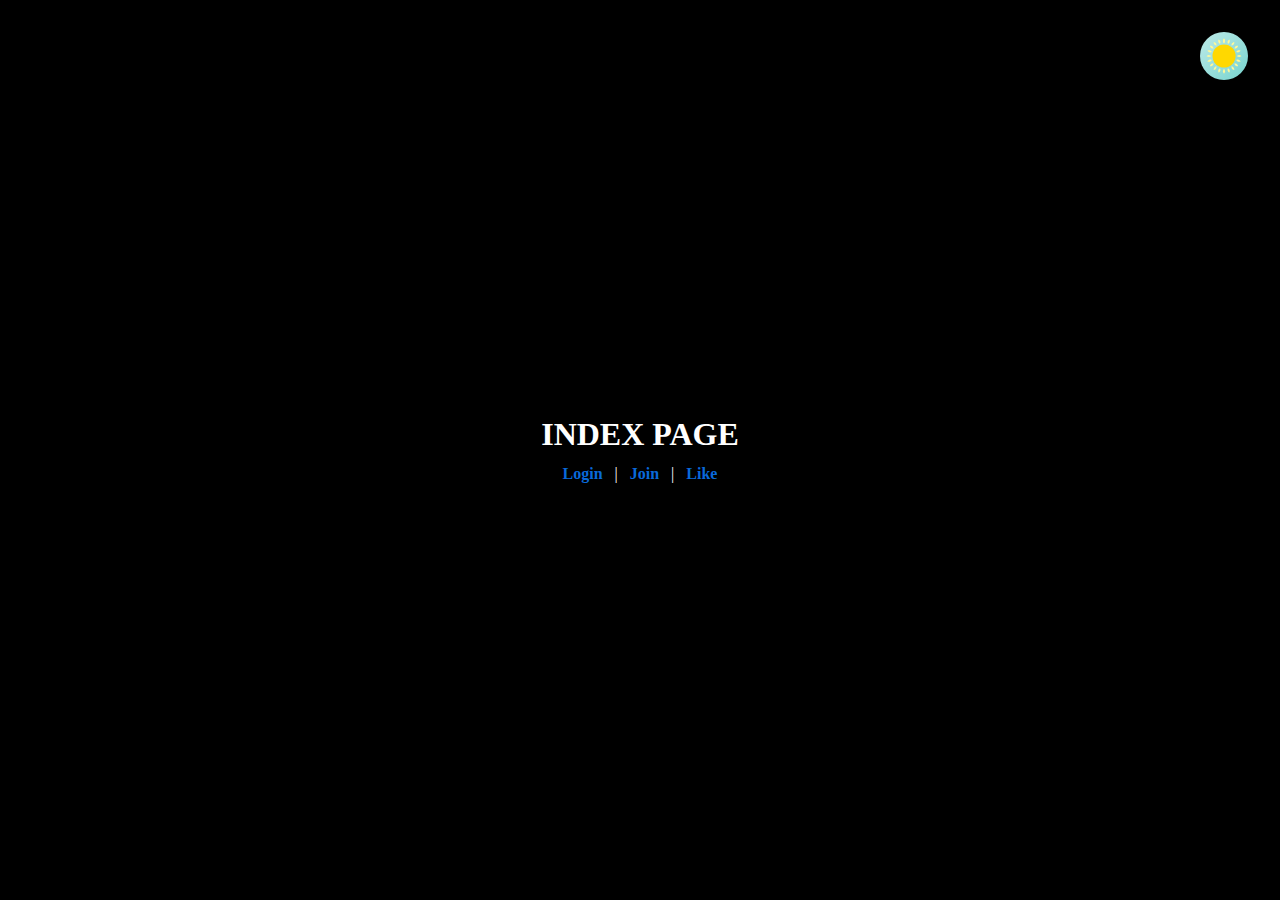
<file: templates/index.html>
<!DOCTYPE html>
<html lang="en">
  <head>
    <meta charset="UTF-8" />
    <meta http-equiv="X-UA-Compatible" content="IE=edge" />
    <meta name="viewport" content="width=device-width, initial-scale=1.0" />
    <title>INDEX | FLASK</title>
    <link rel="shortcut icon" href="../static/favicon.ico" type="image/x-icon">
    <link rel="stylesheet" href="../static/css/style.css" />
    <link rel="stylesheet" href="../static/css/index.css" />
  </head>
  <body class="dark-mode">
    <div class="container">
      <main>
        <h1>INDEX PAGE</h1>
        <a href="/login">Login</a>
        &nbsp;&nbsp;|&nbsp;&nbsp;
        <a href="/join">Join</a>
        &nbsp;&nbsp;|&nbsp;&nbsp;
        <a href="/likes">Like</a>
      </main>
      <div class="toggle-dark-container">
        <img
          src="../static/light.svg"
          id="toggle-dark-btn"
          alt="toggle dark button"
        />
      </div>
    </div>
    <script src="../static/js/index.js"></script>
  </body>
</html>
</file>
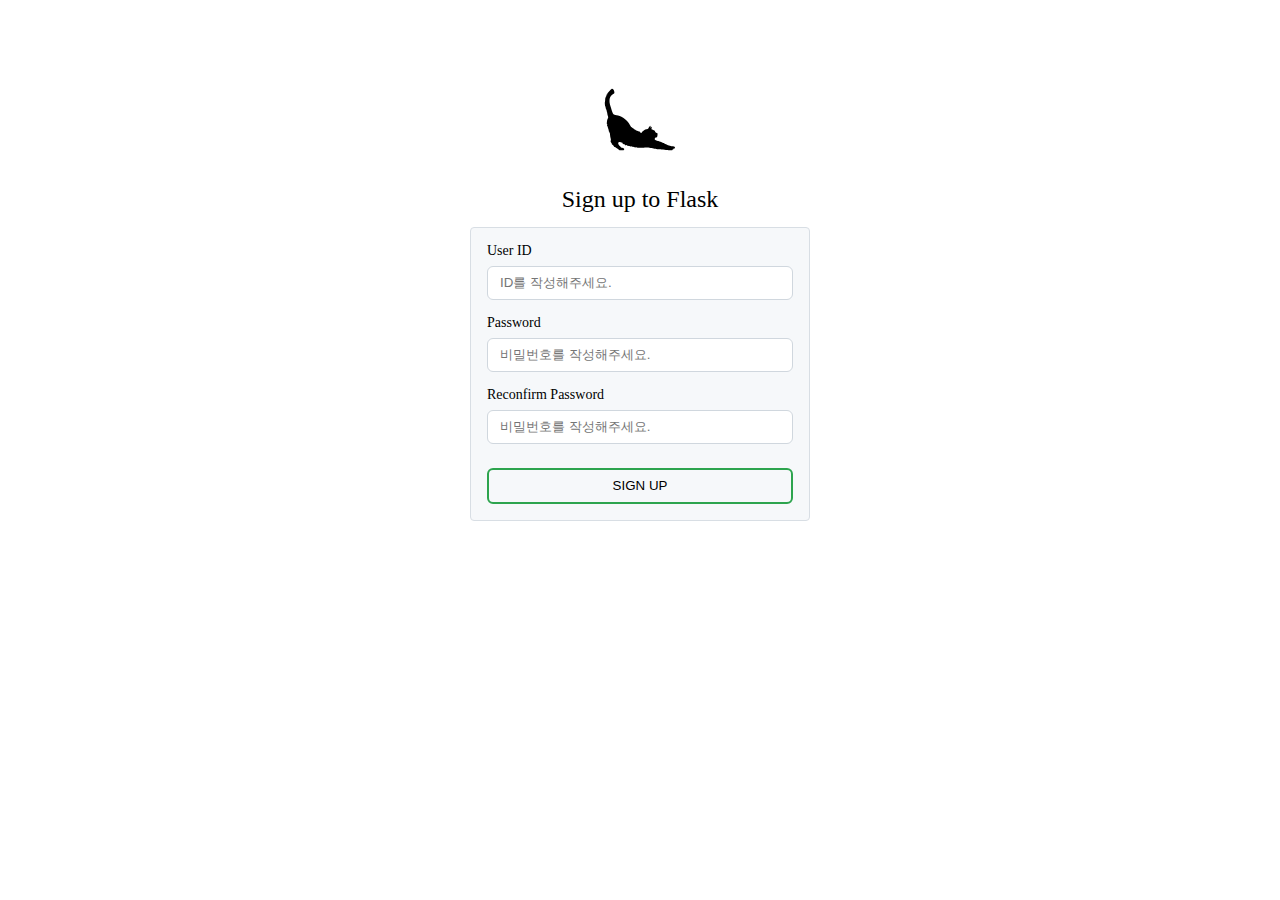
<file: templates/join.html>
<!DOCTYPE html>
<html lang="en">
  <head>
    <meta charset="UTF-8" />
    <meta http-equiv="X-UA-Compatible" content="IE=edge" />
    <meta name="viewport" content="width=device-width, initial-scale=1.0" />
    <title>JOIN | FLASK</title>
    <link
      rel="shortcut icon"
      href="../static/favicon.ico"
      type="image/x-icon"
    />
    <link rel="stylesheet" href="../static/css/style.css" />
    <link rel="stylesheet" href="../static/css/member.css" />
  </head>
  <body>
    <main>
      <div class="container">
        <div class="login-container">
          <div class="login-logo">
            <img src="../static/logo.svg" alt="" />
            <h1>Sign up to Flask</h1>
          </div>
          <div class="login-form">
            <form action="/join" method="post">
              <label for="user-id">User ID</label>
              <div class="input-group">
                <input
                  type="text"
                  name="user-id"
                  id="user-id"
                  placeholder="ID를 작성해주세요."
                  required
                />
              </div>
              <label for="user-pwd">Password</label>
              <div class="input-group">
                <input
                  type="password"
                  name="user-pwd"
                  id="user-pwd"
                  placeholder="비밀번호를 작성해주세요."
                  autocomplete="off"
                  required
                />
              </div>
              <label for="user-re-pwd">Reconfirm Password</label>
              <div class="input-group">
                <input
                  type="password"
                  name="user-re-pwd"
                  id="user-re-pwd"
                  placeholder="비밀번호를 작성해주세요."
                  autocomplete="off"
                  required
                />
              </div>
            </form>
            <button id="join-btn">SIGN UP</button>
          </div>
        </div>
      </div>
    </main>
    <script src="../static/js/join.js"></script>
  </body>
</html>
</file>
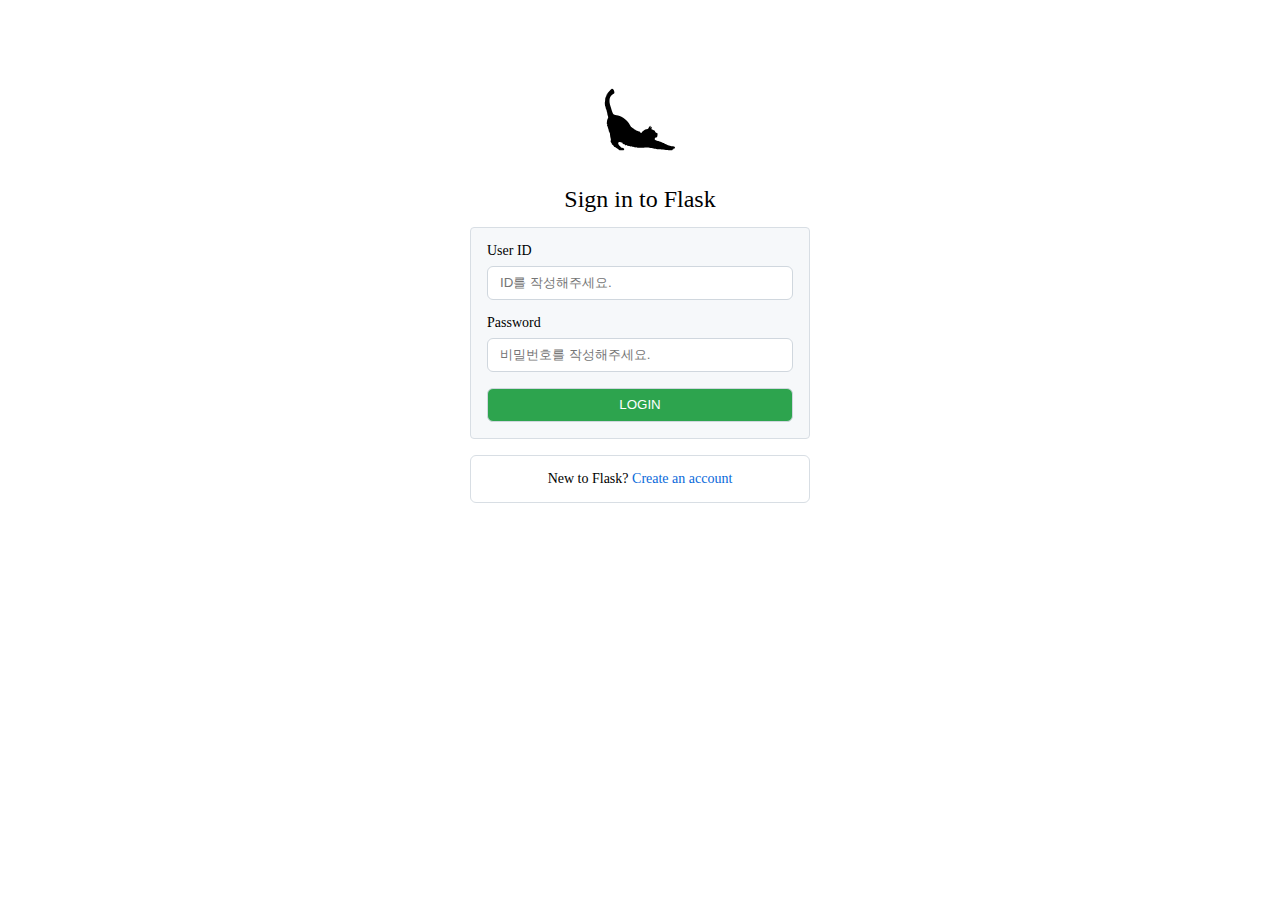
<file: templates/login.html>
<!DOCTYPE html>
<html lang="en">
  <head>
    <meta charset="UTF-8" />
    <meta http-equiv="X-UA-Compatible" content="IE=edge" />
    <meta name="viewport" content="width=device-width, initial-scale=1.0" />
    <title>LOGIN | FLASK</title>
    <link rel="shortcut icon" href="../static/favicon.ico" type="image/x-icon">
    <link rel="stylesheet" href="../static/css/style.css" />
    <link rel="stylesheet" href="../static/css/member.css" />
  </head>
  <body>
    <main>
      <div class="container">
        <div class="login-container">
          <div class="login-logo">
            <img src="../static/logo.svg" alt="" />
            <h1>Sign in to Flask</h1>
          </div>
          <div class="login-form">
            <form action="/login" method="post">
              <label for="user-id">User ID</label>
              <div class="input-group">
                <input
                  type="text"
                  name="user-id"
                  id="user-id"
                  placeholder="ID를 작성해주세요."
                />
              </div>
              <label for="user-pwd">Password</label>
              <div class="input-group">
                <input
                  type="password"
                  name="user-pwd"
                  id="user-pwd"
                  placeholder="비밀번호를 작성해주세요."
                />
              </div>
              <input type="submit" id="login-btn" value="LOGIN" />
            </form>
          </div>
          <div class="login-callout">
            <span>New to Flask?</span>
            <a href="/join">Create an account</a>
          </div>
        </div>
      </div>
    </main>
  </body>
</html>
</file>
<file: static/css/index.css>
.light-mode {
  background-color: white;
  color: black;
}

.dark-mode {
  background-color: black;
  color: white;
}

.container {
  display: flex;
  width: 100%;
  height: 100vh;
  justify-content: center;
  align-items: center;
}

main {
  text-align: center;
}

main > h1 {
  font-size: 2rem;
  font-weight: 700;
  margin-bottom: 1rem;
}

main > a {
  text-decoration: none;
  font-weight: 700;
  color: #0969da;
}

main > a:hover {
  color: #1d5aa0;
}

.toggle-dark-container {
  position: absolute;
  top: 2rem;
  right: 2rem;
}

#toggle-dark-btn {
  width: 3rem;
}
</file>
<file: static/css/member.css>
.login-container {
  width: 340px;
  margin: 0 auto;
}

.login-logo {
  text-align: center;
}

.login-logo > img {
  margin-top: 5rem;
  margin-bottom: 1.5rem;
  width: 5rem;
}

.login-logo > h1 {
  font-size: 1.5rem;
  font-weight: 200;
  margin-bottom: 1rem;
}

.login-form {
  padding: 1rem;
  font-size: 14px;
  background-color: #f6f8fa;
  border: 1px solid hsla(210, 18%, 87%, 1);
  border-radius: 0.25rem;
}

.input-group {
  position: relative;
}

.login-form input {
  display: block;
  width: 100%;
  padding: 0.375rem 0.75rem;
  border: 1px solid #d0d7de;
  border-radius: 0.375rem;
  margin-top: 0.5rem;
  margin-bottom: 1rem;
  line-height: 1.25rem;
}

#login-btn {
  color: white;
  background-color: #2da44e;
  margin-bottom: 0;
}

#login-btn:hover {
  background-color: #2d994c;
}

#login-btn:focus {
  background-color: #318749;
}

.login-callout {
  font-size: 14px;
  padding: 1rem 1rem;
  text-align: center;
  border: 1px solid hsla(210, 18%, 87%, 1);
  border-radius: 0.375rem;
  margin: 1rem 0;
}

.login-callout > a {
  color: #0969da;
  text-decoration: none;
}

#join-btn {
  width: 100%;
  font-family: 400;
  padding: 0.375rem 0.75rem;
  background-color: transparent;
  border: 2px solid #2da44e;
  border-radius: 0.375rem;
  margin-top: 0.5rem;
  line-height: 1.25rem;
}

#join-btn:hover {
  color: white;
  background-color: #2da44e;
}

#join-btn:focus {
  color: white;
  background-color: #318749;
}
</file>
<file: static/css/style.css>
/* http://meyerweb.com/eric/tools/css/reset/ 
   v2.0 | 20110126
   License: none (public domain)
*/

* {
  box-sizing: border-box;
}

html,
body,
div,
span,
applet,
object,
iframe,
h1,
h2,
h3,
h4,
h5,
h6,
p,
blockquote,
pre,
a,
abbr,
acronym,
address,
big,
cite,
code,
del,
dfn,
em,
img,
ins,
kbd,
q,
s,
samp,
small,
strike,
strong,
sub,
sup,
tt,
var,
b,
u,
i,
center,
dl,
dt,
dd,
ol,
ul,
li,
fieldset,
form,
label,
legend,
table,
caption,
tbody,
tfoot,
thead,
tr,
th,
td,
article,
aside,
canvas,
details,
embed,
figure,
figcaption,
footer,
header,
hgroup,
menu,
nav,
output,
ruby,
section,
summary,
time,
mark,
audio,
video {
  margin: 0;
  padding: 0;
  border: 0;
  font-size: 100%;
  font: inherit;
  vertical-align: baseline;
}
/* HTML5 display-role reset for older browsers */
article,
aside,
details,
figcaption,
figure,
footer,
header,
hgroup,
menu,
nav,
section {
  display: block;
}
body {
  line-height: 1;
}
ol,
ul {
  list-style: none;
}
blockquote,
q {
  quotes: none;
}
blockquote:before,
blockquote:after,
q:before,
q:after {
  content: "";
  content: none;
}
table {
  border-collapse: collapse;
  border-spacing: 0;
}
</file>
